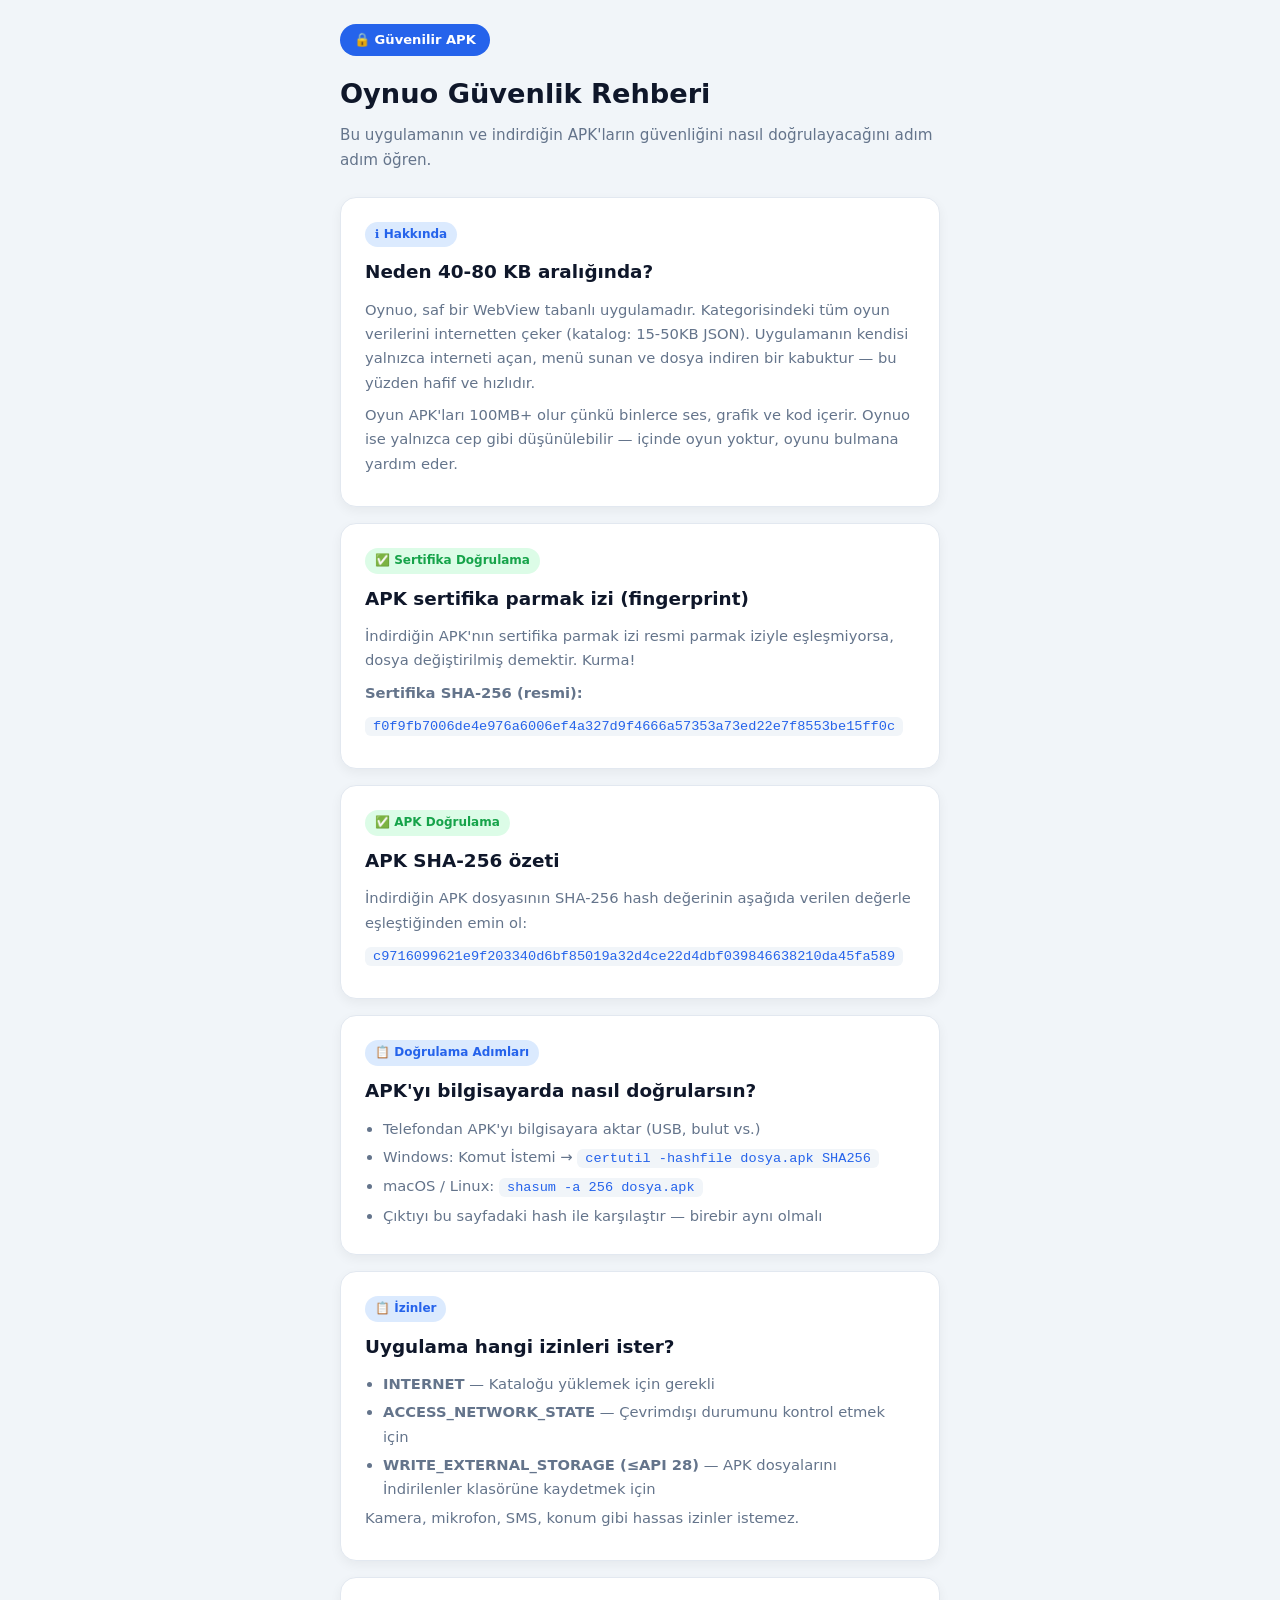
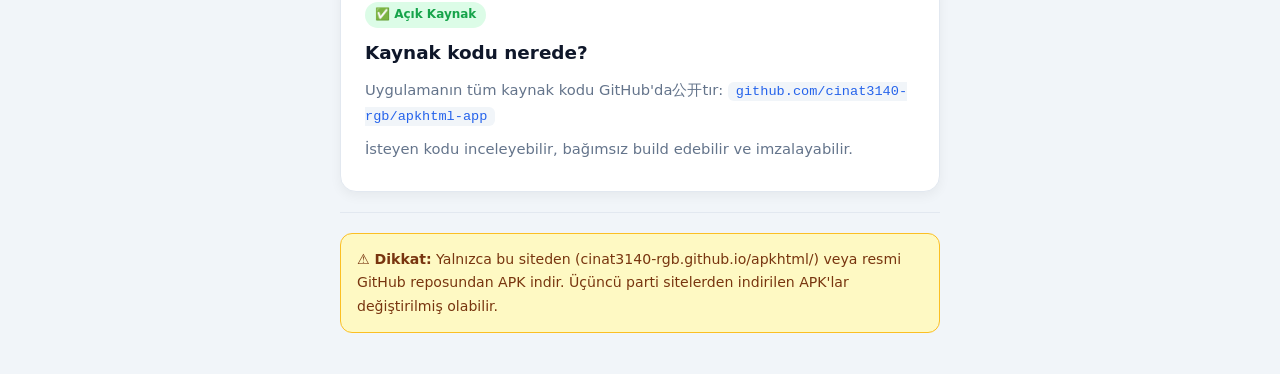
<file: guvenlik-rehberi.html>
<!doctype html>
<html lang="tr">
<head>
  <meta charset="utf-8" />
  <meta name="viewport" content="width=device-width, initial-scale=1.0" />
  <title>Oynuo — Güvenlik Rehberi</title>
  <style>
    * { margin: 0; padding: 0; box-sizing: border-box; }
    body { font-family: system-ui, -apple-system, sans-serif; background: #f1f5f9; color: #0f172a; line-height: 1.65; }
    .wrap { max-width: 640px; margin: 0 auto; padding: 24px 20px 48px; }
    h1 { font-size: 1.7rem; font-weight: 800; margin-bottom: 6px; }
    .sub { color: #64748b; font-size: 0.95rem; margin-bottom: 24px; }
    .card { background: #fff; border: 1px solid #e2e8f0; border-radius: 16px; padding: 22px 24px; margin-bottom: 16px; box-shadow: 0 4px 12px rgba(0,0,0,.05); }
    .card h2 { font-size: 1.15rem; margin-bottom: 10px; }
    .card p { color: #64748b; font-size: 0.92rem; margin-bottom: 8px; }
    .card .tag { display: inline-block; font-size: 0.75rem; font-weight: 700; padding: 3px 10px; border-radius: 999px; margin-bottom: 10px; }
    .tag.ok { background: #dcfce7; color: #16a34a; }
    .tag.info { background: #dbeafe; color: #2563eb; }
    code { background: #f1f5f9; padding: 2px 8px; border-radius: 6px; font-size: 0.85rem; color: #2563eb; word-break: break-all; }
    ul { padding-left: 18px; color: #64748b; font-size: 0.92rem; }
    li { margin-bottom: 4px; }
    .badge { display: inline-flex; align-items: center; gap: 6px; background: #2563eb; color: #fff; font-weight: 700; font-size: 0.82rem; padding: 5px 14px; border-radius: 999px; margin-bottom: 16px; }
    hr { border: none; border-top: 1px solid #e2e8f0; margin: 20px 0; }
    .note { background: #fef9c3; border: 1px solid #fbbf24; border-radius: 12px; padding: 14px 16px; font-size: 0.88rem; color: #78350f; margin-top: 20px; }
  </style>
</head>
<body>
<div class="wrap">
  <div class="badge">🔒 Güvenilir APK</div>
  <h1>Oynuo Güvenlik Rehberi</h1>
  <p class="sub">Bu uygulamanın ve indirdiğin APK'ların güvenliğini nasıl doğrulayacağını adım adım öğren.</p>

  <div class="card">
    <span class="tag info">ℹ️ Hakkında</span>
    <h2>Neden 40-80 KB aralığında?</h2>
    <p>Oynuo, saf bir WebView tabanlı uygulamadır. Kategorisindeki tüm oyun verilerini internetten çeker (katalog: 15-50KB JSON). Uygulamanın kendisi yalnızca interneti açan, menü sunan ve dosya indiren bir kabuktur — bu yüzden hafif ve hızlıdır.</p>
    <p>Oyun APK'ları 100MB+ olur çünkü binlerce ses, grafik ve kod içerir. Oynuo ise yalnızca cep gibi düşünülebilir — içinde oyun yoktur, oyunu bulmana yardım eder.</p>
  </div>

  <div class="card">
    <span class="tag ok">✅ Sertifika Doğrulama</span>
    <h2>APK sertifika parmak izi (fingerprint)</h2>
    <p>İndirdiğin APK'nın sertifika parmak izi resmi parmak iziyle eşleşmiyorsa, dosya değiştirilmiş demektir. Kurma!</p>
    <p><strong>Sertifika SHA-256 (resmi):</strong></p>
    <p><code>f0f9fb7006de4e976a6006ef4a327d9f4666a57353a73ed22e7f8553be15ff0c</code></p>
  </div>

  <div class="card">
    <span class="tag ok">✅ APK Doğrulama</span>
    <h2>APK SHA-256 özeti</h2>
    <p>İndirdiğin APK dosyasının SHA-256 hash değerinin aşağıda verilen değerle eşleştiğinden emin ol:</p>
    <p><code id="apkhash">c9716099621e9f203340d6bf85019a32d4ce22d4dbf039846638210da45fa589</code></p>
  </div>

  <div class="card">
    <span class="tag info">📋 Doğrulama Adımları</span>
    <h2>APK'yı bilgisayarda nasıl doğrularsın?</h2>
    <ul>
      <li>Telefondan APK'yı bilgisayara aktar (USB, bulut vs.)</li>
      <li>Windows: Komut İstemi → <code>certutil -hashfile dosya.apk SHA256</code></li>
      <li>macOS / Linux: <code>shasum -a 256 dosya.apk</code></li>
      <li>Çıktıyı bu sayfadaki hash ile karşılaştır — birebir aynı olmalı</li>
    </ul>
  </div>

  <div class="card">
    <span class="tag info">📋 İzinler</span>
    <h2>Uygulama hangi izinleri ister?</h2>
    <ul>
      <li><strong>INTERNET</strong> — Kataloğu yüklemek için gerekli</li>
      <li><strong>ACCESS_NETWORK_STATE</strong> — Çevrimdışı durumunu kontrol etmek için</li>
      <li><strong>WRITE_EXTERNAL_STORAGE (≤API 28)</strong> — APK dosyalarını İndirilenler klasörüne kaydetmek için</li>
    </ul>
    <p>Kamera, mikrofon, SMS, konum gibi hassas izinler istemez.</p>
  </div>

  <div class="card">
    <span class="tag ok">✅ Açık Kaynak</span>
    <h2>Kaynak kodu nerede?</h2>
    <p>Uygulamanın tüm kaynak kodu GitHub'da公开tır: <code>github.com/cinat3140-rgb/apkhtml-app</code></p>
    <p>İsteyen kodu inceleyebilir, bağımsız build edebilir ve imzalayabilir.</p>
  </div>

  <hr />

  <div class="note">
    <strong>⚠️ Dikkat:</strong> Yalnızca bu siteden (cinat3140-rgb.github.io/apkhtml/) veya resmi GitHub reposundan APK indir. Üçüncü parti sitelerden indirilen APK'lar değiştirilmiş olabilir.
  </div>
</div>
</body>
</html>
</file>
